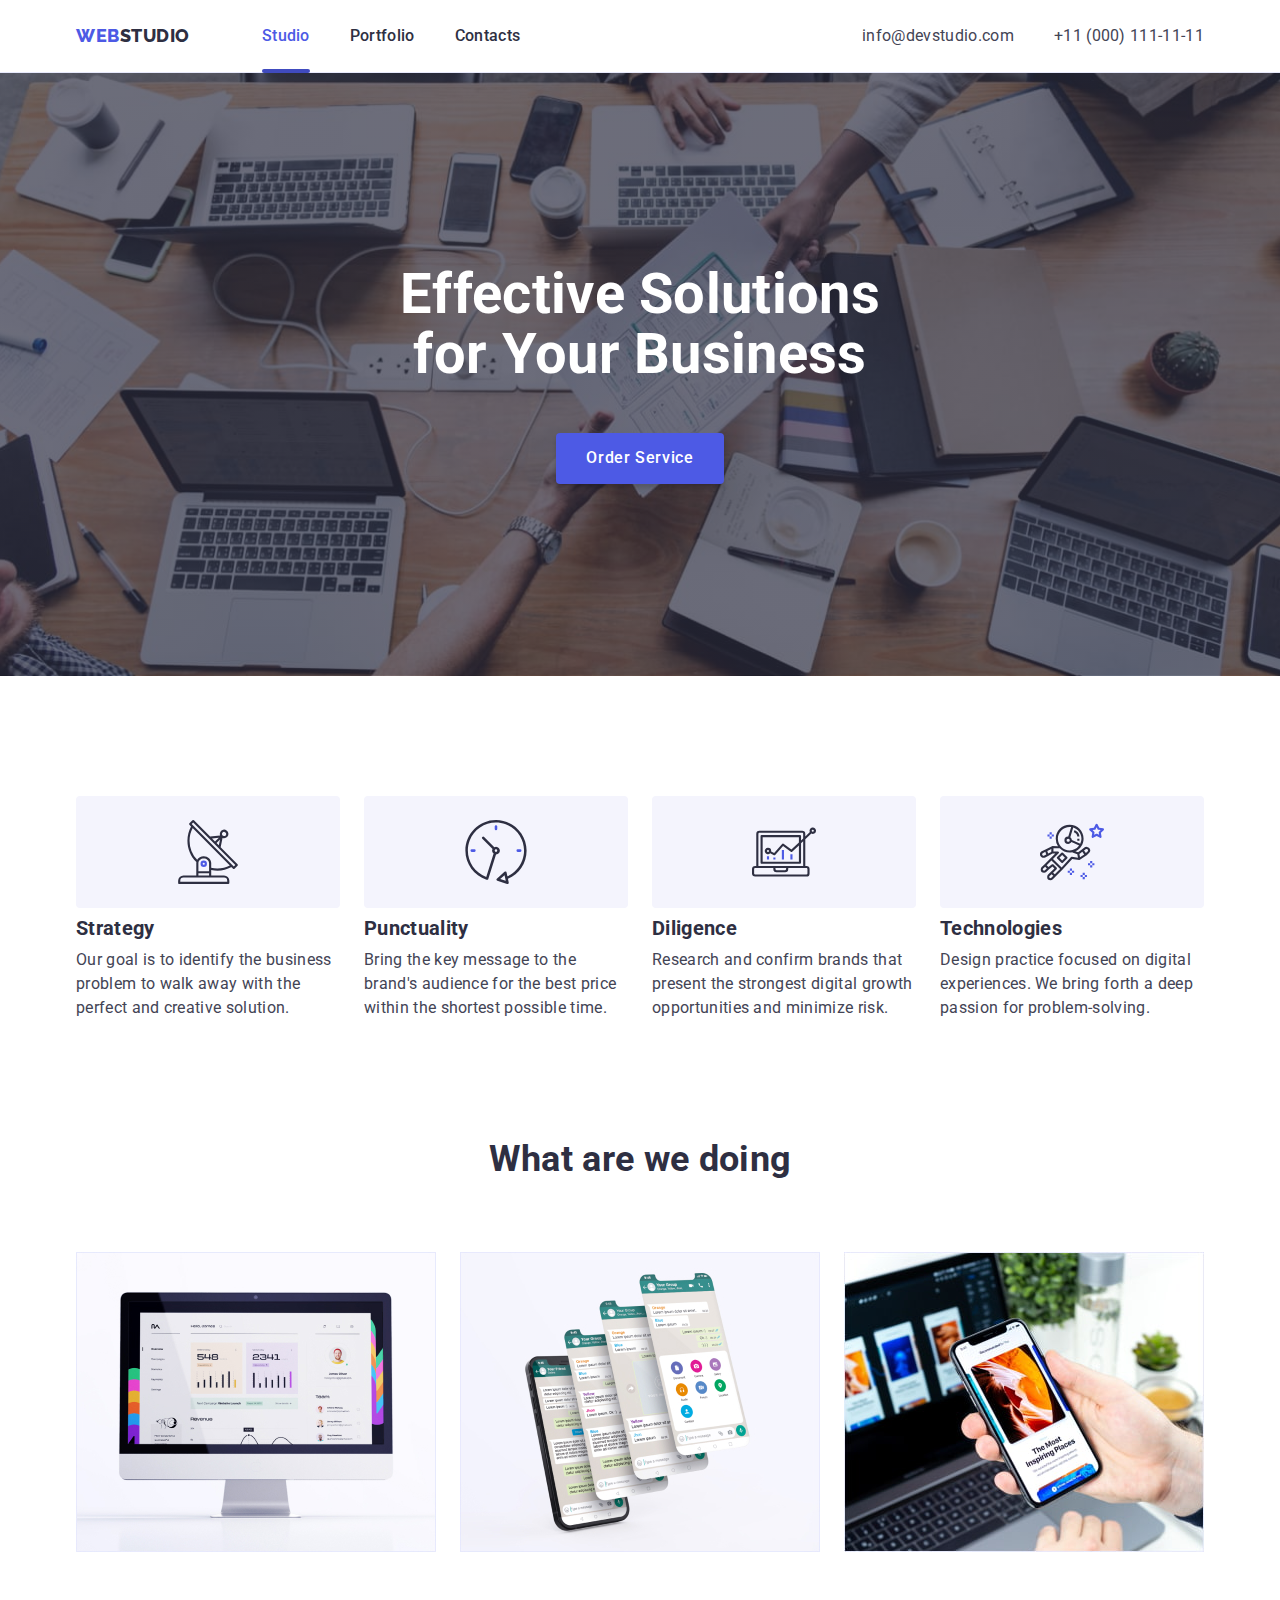
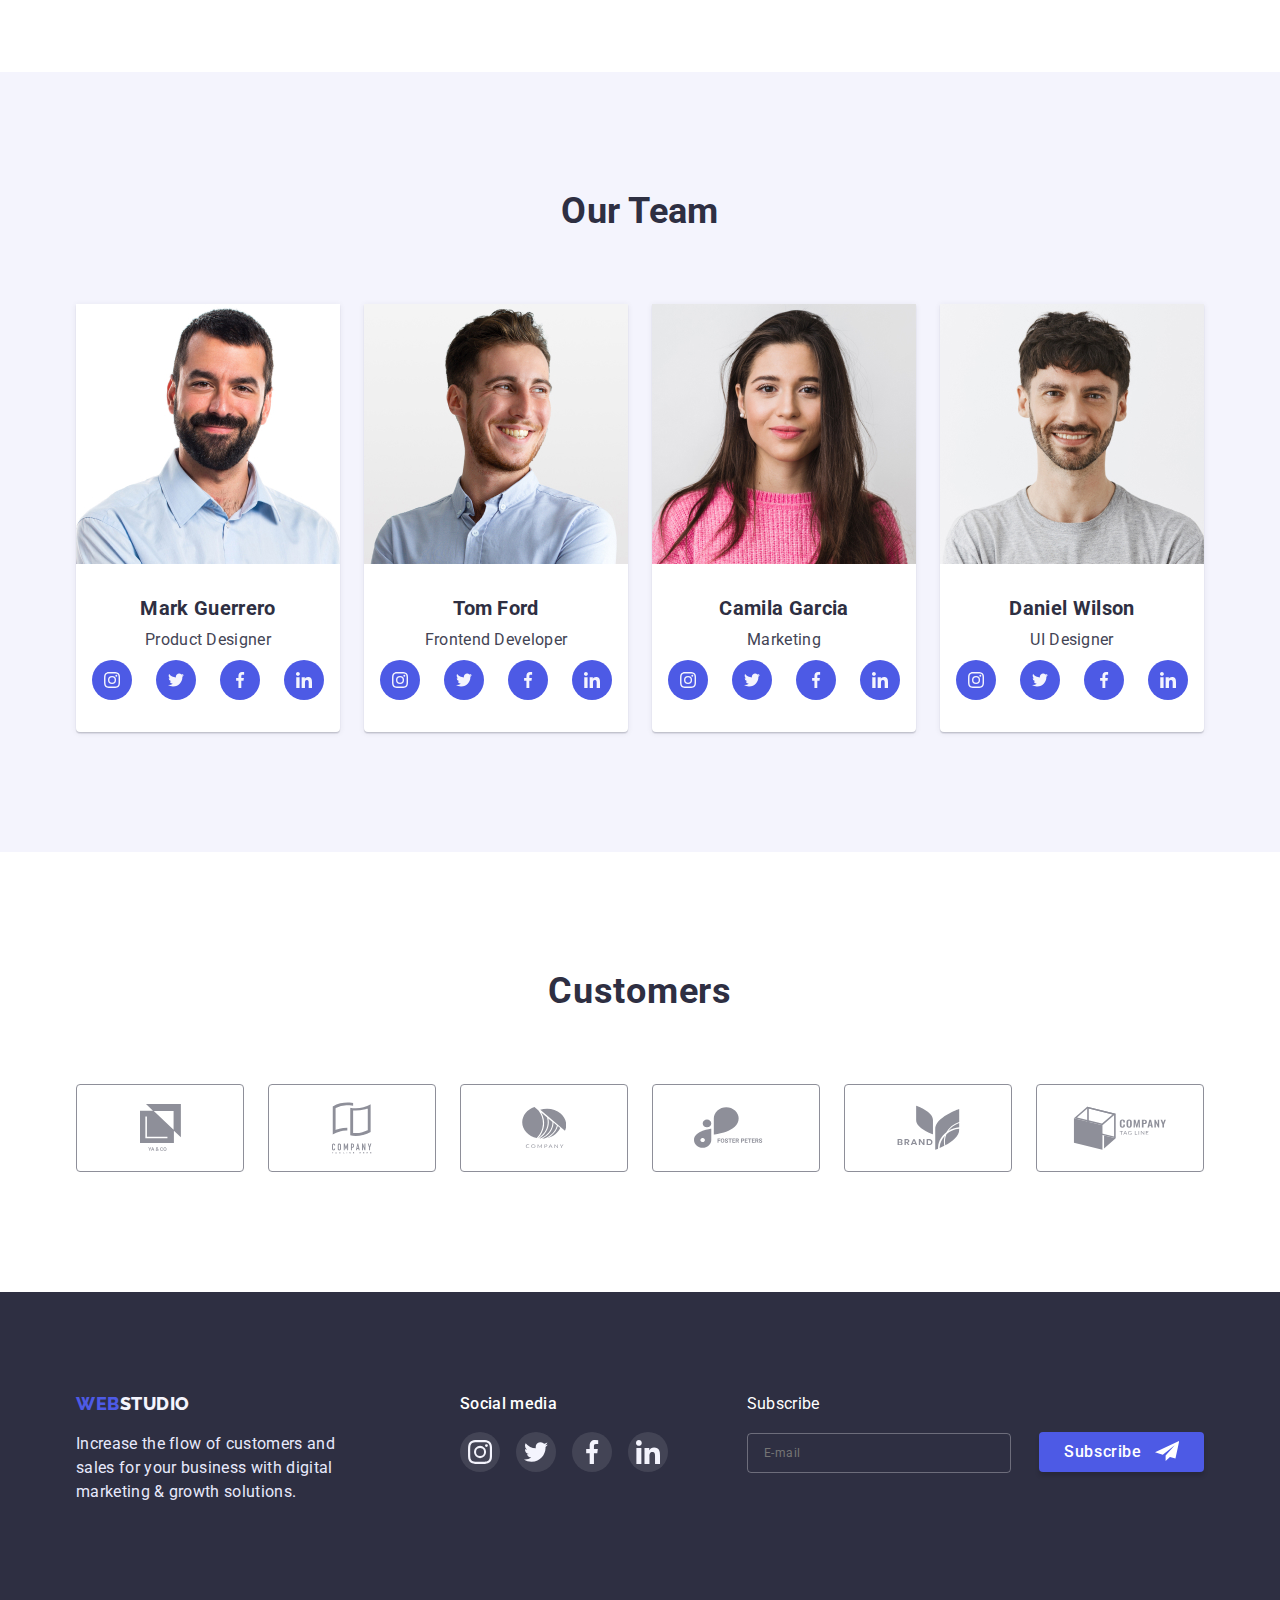
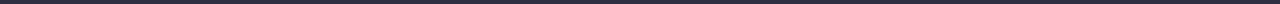
<file: index.html>
<!DOCTYPE html>
<html lang="en">
  <head>
    <meta charset="UTF-8" />
    <meta http-equiv="X-UA-Compatible" content="IE=edge" />
    <meta name="viewport" content="width=device-width, initial-scale=1.0" />
    <link
      rel="stylesheet"
      href="https://fonts.googleapis.com/css2?family=Raleway:wght@800&family=Roboto:wght@400;500;700&display=swap"
    />
    <link
      rel="stylesheet"
      href="https://cdnjs.cloudflare.com/ajax/libs/modern-normalize/1.1.0/modern-normalize.min.css"
    />
    <title>Web-Studio</title>
    <link rel="stylesheet" href="./style/style.css" />
  </head>
  <body>
    <!-- Шапка сайта-->
    <header class="header">
      <div class="container">
        <nav class="header-nav">
          <a class="logo-studio-header logo" href=""
            ><span class="logo-web">WEB</span>STUDIO</a
          >

          <ul class="navigation">
            <li class="navigation-item">
              <a class="nav-link current" href="./index.html">Studio</a>
            </li>
            <li class="navigation-item">
              <a class="nav-link" href="./portfolio.html">Portfolio</a>
            </li>
            <li class="navigation-item">
              <a class="nav-link" href="">Contacts</a>
            </li>
          </ul>
        </nav>

        <ul class="contact">
          <li>
            <a class="link-contact" href="mailto:info@devstudio.com"
              >info@devstudio.com</a
            >
          </li>
          <li>
            <a class="link-contact" href="tel:+110001111111"
              >+11 (000) 111-11-11</a
            >
          </li>
        </ul>
      </div>
    </header>
    <main>
      <!-- Герой-->
      <section class="hero">
        <div class="container hero-container">
          <h1 class="hero-title">Effective Solutions for Your Business</h1>
          <button class="hero-button" type="button" data-modal-open>
            Order Service
          </button>
        </div>
      </section>

      <!-- О нас -->
      <section class="about">
        <div class="container">
          <h2 class="visually-hidden">About company</h2>
          <ul class="about-list">
            <li class="about-item">
              <div class="about-icon">
                <svg class="icon-antenna" width="64" height="64">
                  <use href="./images/icon/sprite.svg#icon-antenna"></use>
                </svg>
              </div>
              <h3 class="about-title">Strategy</h3>
              <p class="about-text">
                Our goal is to identify the business problem to walk away with
                the perfect and creative solution.
              </p>
            </li>
            <li class="about-item">
              <div class="about-icon">
                <svg class="icon-clock" width="64" height="64">
                  <use href="./images/icon/sprite.svg#icon-clock"></use>
                </svg>
              </div>
              <h3 class="about-title">Punctuality</h3>
              <p class="about-text">
                Bring the key message to the brand's audience for the best price
                within the shortest possible time.
              </p>
            </li>
            <li class="about-item">
              <div class="about-icon">
                <svg class="icon-diagram" width="64" height="64">
                  <use href="./images/icon/sprite.svg#icon-diagram"></use>
                </svg>
              </div>
              <h3 class="about-title">Diligence</h3>
              <p class="about-text">
                Research and confirm brands that present the strongest digital
                growth opportunities and minimize risk.
              </p>
            </li>
            <li class="about-item">
              <div class="about-icon">
                <svg class="icon-astronaut" width="64" height="64">
                  <use href="./images/icon/sprite.svg#icon-astronaut"></use>
                </svg>
              </div>
              <h3 class="about-title">Technologies</h3>
              <p class="about-text">
                Design practice focused on digital experiences. We bring forth a
                deep passion for problem-solving.
              </p>
            </li>
          </ul>
        </div>
      </section>

      <!-- Що ми робимо -->
      <section class="benefits">
        <div class="container">
          <h2 class="benefits-title">What are we doing</h2>
          <ul class="benefits-list">
            <li class="benefits-item">
              <img
                class="benefits-img"
                src="./images/img.jpg"
                alt="photo1"
                width="360"
                height="300"
              />
            </li>
            <li class="benefits-item">
              <img
                class="benefits-img"
                src="./images/img2.jpg"
                alt="photo2"
                width="360"
                height="300"
              />
            </li>
            <li class="benefits-item">
              <img
                class="benefits-img"
                src="./images/img3.jpg"
                alt="photo3"
                width="360"
                height="300"
              />
            </li>
          </ul>
        </div>
      </section>

      <!-- Наша команда-->
      <section class="team">
        <div class="container">
          <h2 class="team-title">Our Team</h2>
          <ul class="team-list">
            <li class="team-item">
              <img
                class="team-img"
                src="./images/mark.jpg"
                alt="photo Mark"
                width="264"
                height="260"
              />
              <h3 class="team-subtitle">Mark Guerrero</h3>
              <p class="team-desk">Product Designer</p>

              <div class="icon-div-team">
                <a href="" class="item-link-icon">
                  <svg class="icon-team">
                    <use href="./images/icon/sprite.svg#icon-inst"></use>
                  </svg>
                </a>
                <a href="" class="item-link-icon">
                  <svg class="icon-team">
                    <use href="./images/icon/sprite.svg#icon-twit"></use>
                  </svg>
                </a>
                <a href="" class="item-link-icon">
                  <svg class="icon-team">
                    <use href="./images/icon/sprite.svg#icon-face"></use>
                  </svg>
                </a>
                <a href="" class="item-link-icon">
                  <svg class="icon-team">
                    <use href="./images/icon/sprite.svg#icon-link"></use>
                  </svg>
                </a>
              </div>
            </li>
            <li class="team-item">
              <img
                class="team-img"
                src="./images/tom.jpg"
                alt="photo Tom"
                width="264"
                height="260"
              />
              <h3 class="team-subtitle">Tom Ford</h3>
              <p class="team-desk">Frontend Developer</p>
              <div class="icon-div-team">
                <a href="" class="item-link-icon">
                  <svg class="icon-team">
                    <use href="./images/icon/sprite.svg#icon-inst"></use>
                  </svg>
                </a>
                <a href="" class="item-link-icon">
                  <svg class="icon-team">
                    <use href="./images/icon/sprite.svg#icon-twit"></use>
                  </svg>
                </a>
                <a href="" class="item-link-icon">
                  <svg class="icon-team">
                    <use href="./images/icon/sprite.svg#icon-face"></use>
                  </svg>
                </a>
                <a href="" class="item-link-icon">
                  <svg class="icon-team">
                    <use href="./images/icon/sprite.svg#icon-link"></use>
                  </svg>
                </a>
              </div>
            </li>
            <li class="team-item">
              <img
                class="team-img"
                src="./images/camila.jpg"
                alt="photo Camila"
                width="264"
                height="260"
              />
              <h3 class="team-subtitle">Camila Garcia</h3>
              <p class="team-desk">Marketing</p>
              <div class="icon-div-team">
                <a href="" class="item-link-icon">
                  <svg class="icon-team">
                    <use href="./images/icon/sprite.svg#icon-inst"></use>
                  </svg>
                </a>
                <a href="" class="item-link-icon">
                  <svg class="icon-team">
                    <use href="./images/icon/sprite.svg#icon-twit"></use>
                  </svg>
                </a>
                <a href="" class="item-link-icon">
                  <svg class="icon-team">
                    <use href="./images/icon/sprite.svg#icon-face"></use>
                  </svg>
                </a>
                <a href="" class="item-link-icon">
                  <svg class="icon-team">
                    <use href="./images/icon/sprite.svg#icon-link"></use>
                  </svg>
                </a>
              </div>
            </li>
            <li class="team-item">
              <img
                class="team-img"
                src="./images/daniel.jpg"
                alt="photo Daniel"
                width="264"
                height="260"
              />
              <h3 class="team-subtitle">Daniel Wilson</h3>
              <p class="team-desk">UI Designer</p>
              <div class="icon-div-team">
                <a href="" class="item-link-icon">
                  <svg class="icon-team">
                    <use href="./images/icon/sprite.svg#icon-inst"></use>
                  </svg>
                </a>
                <a href="" class="item-link-icon">
                  <svg class="icon-team">
                    <use href="./images/icon/sprite.svg#icon-twit"></use>
                  </svg>
                </a>
                <a href="" class="item-link-icon">
                  <svg class="icon-team">
                    <use href="./images/icon/sprite.svg#icon-face"></use>
                  </svg>
                </a>
                <a href="" class="item-link-icon">
                  <svg class="icon-team">
                    <use href="./images/icon/sprite.svg#icon-link"></use>
                  </svg>
                </a>
              </div>
            </li>
          </ul>
        </div>
      </section>

      <section class="cust">
        <div class="container">
          <h2 class="cust-title">Customers</h2>
          <ul class="cust-list">
            <li class="cust-item">
              <a href="" class="cust-link">
                <svg class="cust-icon" width="41px" height="46.97">
                  <use href="./images/icon/sprite.svg#icon-cust-logo1"></use>
                </svg>
              </a>
            </li>
            <li class="cust-item">
              <a href="" class="cust-link">
                <svg class="cust-icon" width="40" height="52">
                  <use href="./images/icon/sprite.svg#icon-cust-logo2"></use>
                </svg>
              </a>
            </li>
            <li class="cust-item">
              <a href="" class="cust-link">
                <svg class="cust-icon" width="44" height="41">
                  <use href="./images/icon/sprite.svg#icon-cust-logo3"></use>
                </svg>
              </a>
            </li>
            <li class="cust-item">
              <a href="" class="cust-link">
                <svg class="cust-icon" width="84" height="41">
                  <use href="./images/icon/sprite.svg#icon-cust-logo4"></use>
                </svg>
              </a>
            </li>
            <li class="cust-item">
              <a href="" class="cust-link">
                <svg class="cust-icon" width="63" height="45">
                  <use href="./images/icon/sprite.svg#icon-cust-logo5"></use>
                </svg>
              </a>
            </li>
            <li class="cust-item">
              <a href="" class="cust-link">
                <svg class="cust-icon" width="94" height="44">
                  <use href="./images/icon/sprite.svg#icon-cust-logo6"></use>
                </svg>
              </a>
            </li>
          </ul>
        </div>
      </section>
    </main>

    <!-- Підвал сайту -->
    <footer class="footer">
      <div class="container footer-div">
        <div class="footer-div1">
          <a class="logo-studio-footer logo" href=""
            ><span class="logo-web logo-footer">WEB</span>STUDIO</a
          >
          <p class="footer-text">
            Increase the flow of customers and sales for your business with
            digital marketing & growth solutions.
          </p>
        </div>

        <div class="footer-div2">
          <h2 class="footer-title">Social media</h2>
          <ul class="footer-list">
            <li class="footer-item">
              <a href="" class="footer-item-link">
                <svg class="footer-item-icon" width="24" height="24">
                  <use href="./images/icon/sprite.svg#icon-inst"></use>
                </svg>
              </a>
            </li>
            <li class="footer-item">
              <a href="" class="footer-item-link">
                <svg class="footer-item-icon" width="24" height="24">
                  <use href="./images/icon/sprite.svg#icon-twit"></use>
                </svg>
              </a>
            </li>
            <li class="footer-item">
              <a href="" class="footer-item-link">
                <svg class="footer-item-icon" width="24" height="24">
                  <use href="./images/icon/sprite.svg#icon-face"></use>
                </svg>
              </a>
            </li>
            <li class="footer-item">
              <a href="" class="footer-item-link">
                <svg class="footer-item-icon" width="24" height="24">
                  <use href="./images/icon/sprite.svg#icon-link"></use>
                </svg>
              </a>
            </li>
          </ul>
        </div>

        <div class="footer-div3">
          <p class="footer-title-form">Subscribe</p>
          <form class="footer-form">
            <input
              name="email"
              type="email"
              placeholder="E-mail"
              class="input-footer"
            />
            <button type="submit" class="footer-form-btn">
              Subscribe
              <svg class="footer-icon-send" width="24" height="24">
                <use href="./images/icon/sprite.svg#icon-send"></use>
              </svg>
            </button>
          </form>
        </div>
      </div>
    </footer>

    <!---------MODAL------>
    <div class="backdrop is-hidden" data-modal>
      <div class="modal">
        <button class="modal-close" type="button" data-modal-close>
          <svg class="modal-close-icon" width="8" height="8">
            <use href="./images/icon/sprite.svg#icon-modal-close"></use>
          </svg>
        </button>

        <p class="modal-title">Leave your contacts and we will call you back</p>

        <form class="modal-form">
          <ul class="modal-list">
            <li class="modal-item">
              <label for="name" class="title-option">Name</label>
              <div class="modal-item-icon">
                <input
                  name="name"
                  type="text"
                  id="name"
                  class="modal-option modal-input"
                />
                <svg class="modal-icon" width="18" height="24">
                  <use href="./images/icon/sprite.svg#icon-person"></use>
                </svg>
              </div>
            </li>

            <li class="modal-item">
              <label for="phone" class="title-option">Phone</label>
              <div class="modal-item-icon">
                <input
                  type="tel"
                  name="phone"
                  id="phone"
                  class="modal-option modal-input"
                />
                <svg class="modal-icon" width="18" height="24">
                  <use href="./images/icon/sprite.svg#icon-phone"></use>
                </svg>
              </div>
            </li>

            <li class="modal-item">
              <label for="email" class="title-option">Email</label>
              <div class="modal-item-icon">
                <input
                  type="email"
                  name="email"
                  id="email"
                  class="modal-option modal-input"
                />
                <svg class="modal-icon" width="18" height="24">
                  <use href="./images/icon/sprite.svg#icon-email"></use>
                </svg>
              </div>
            </li>

            <li class="modal-item">
              <label for="comment" class="title-option">Comment</label>
              <textarea
                name="comment"
                id="comment"
                placeholder="Text input"
                class="modal-option modal-textarea"
              ></textarea>
            </li>
          </ul>

          <div class="checkbox-div">
            <label class="checkbox-text">
              <input
                type="checkbox"
                class="visually-hidden modal-checkbox"
                value="agree"
              />
              <span class="checked-icon">
                <svg class="icon-agree" width="16" height="16">
                  <use href="./images/icon/sprite.svg#icon-agree"></use>
                </svg> </span
              >I accept the terms and conditions of the&nbsp
              <a href="" class="checked-link">Privacy Policy</a>
            </label>
          </div>

          <button type="submit" class="modal-btn">Send</button>
        </form>
      </div>
    </div>
    <script src="./modal/modal.js"></script>
  </body>
</html>
</file>
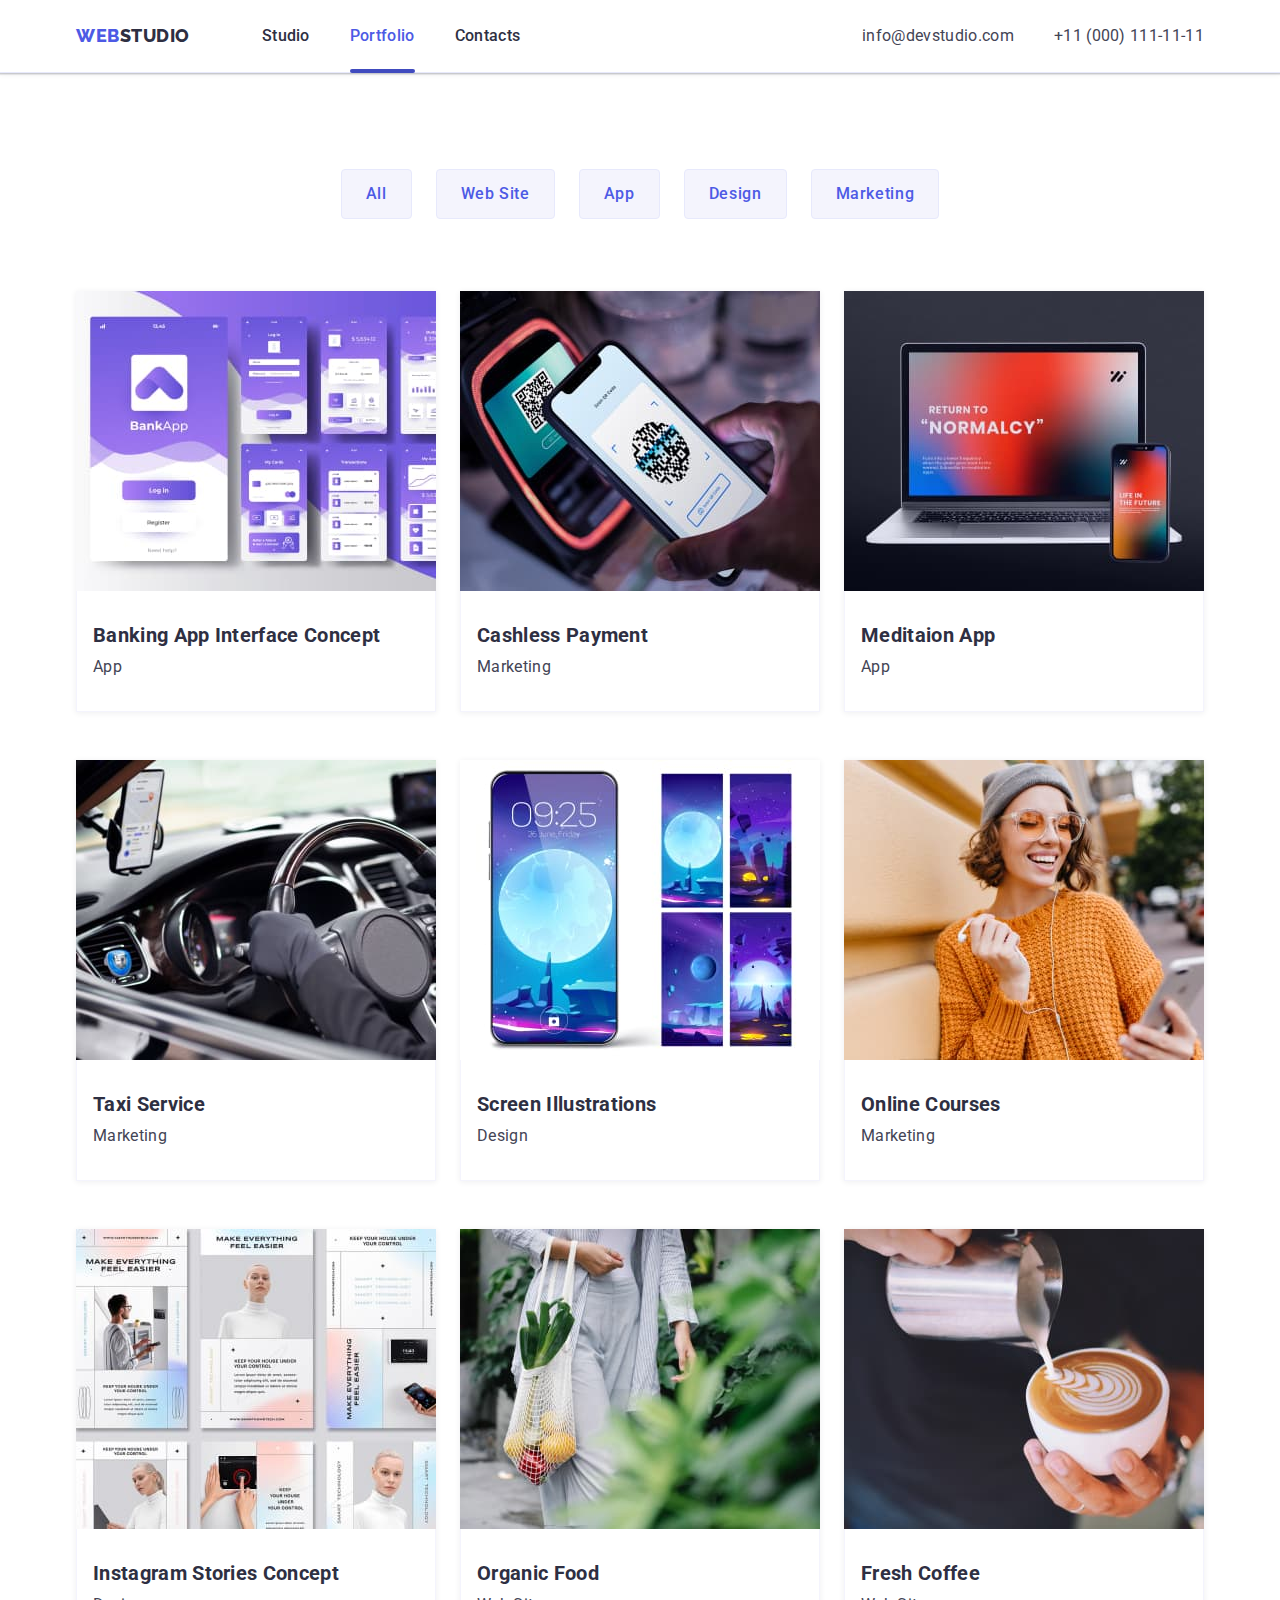
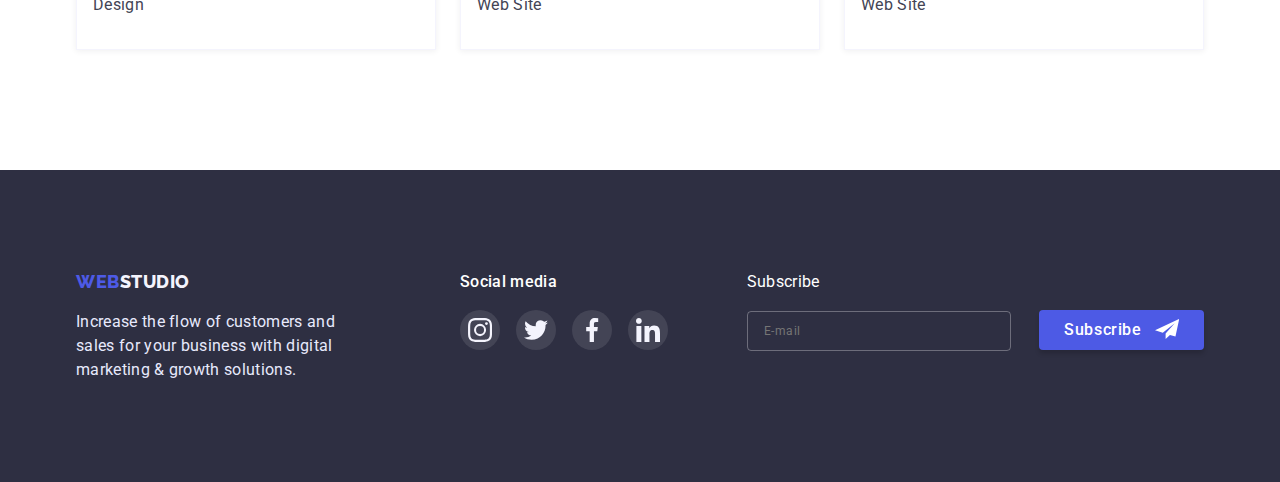
<file: portfolio.html>
<!DOCTYPE html>
<html lang="en">
  <head>
    <meta charset="UTF-8" />
    <meta http-equiv="X-UA-Compatible" content="IE=edge" />
    <meta name="viewport" content="width=device-width, initial-scale=1.0" />
    <title>Web-Studio</title>
    <link
      href="https://fonts.googleapis.com/css2?family=Raleway:wght@800&family=Roboto:wght@400;500;700&display=swap"
      rel="stylesheet"
    />
    <link
      rel="stylesheet"
      href="https://cdnjs.cloudflare.com/ajax/libs/modern-normalize/1.1.0/modern-normalize.min.css"
    />
    <link rel="stylesheet" href="./style/style.css" />
  </head>
  <body>
    <!-- Шапка сайта-->
    <header class="header">
      <div class="container">
        <nav class="header-nav">
          <a class="logo-studio-header logo" href=""
            ><span class="logo-web">WEB</span>STUDIO</a
          >

          <ul class="navigation">
            <li class="navigation-item">
              <a class="nav-link" href="./index.html">Studio</a>
            </li>
            <li class="navigation-item">
              <a class="nav-link current" href="./portfolio.html">Portfolio</a>
            </li>
            <li class="navigation-item">
              <a class="nav-link" href="">Contacts</a>
            </li>
          </ul>
        </nav>

        <ul class="contact">
          <li>
            <a class="link-contact" href="mailto:info@devstudio.com"
              >info@devstudio.com</a
            >
          </li>
          <li>
            <a class="link-contact" href="tel:+110001111111"
              >+11 (000) 111-11-11</a
            >
          </li>
        </ul>
      </div>
    </header>

    <main>
      <!-- Меню -->
      <section class="menu">
        <div class="container">
          <ul class="filter">
            <li>
              <button class="filter-button" type="button">All</button>
            </li>
            <li>
              <button class="filter-button" type="button">Web Site</button>
            </li>
            <li><button class="filter-button" type="button">App</button></li>
            <li><button class="filter-button" type="button">Design</button></li>
            <li>
              <button class="filter-button" type="button">Marketing</button>
            </li>
          </ul>
          <!-- Картки -->
          <h1 class="visually-hidden">Projekt card</h1>
          <ul class="card">
            <li class="card-item">
              <a class="card-link" href="">
                <div class="card-hidden">
                  <img
                    class="card-img"
                    src="./images/1.jpg"
                    alt="image for exemple"
                    height="300"
                    width="360"
                  />
                  <p class="card-secondary-text">
                    14 Stylish and User-Friendly App Design Concepts · Task
                    Manager App · Calorie Tracker App · Exotic Fruit Ecommerce
                    App · Cloud Storage App
                  </p>
                </div>
                <div class="card-div">
                  <h2 class="card-title">Banking App Interface Concept</h2>
                  <p class="card-text">App</p>
                </div>
              </a>
            </li>

            <li class="card-item">
              <a class="card-link" href="">
                <div class="card-hidden">
                  <img
                    class="card-img"
                    src="./images/2.jpg"
                    alt="image for exemple"
                    height="300"
                    width="360"
                  />
                  <p class="card-secondary-text">
                    14 Stylish and User-Friendly App Design Concepts · Task
                    Manager App · Calorie Tracker App · Exotic Fruit Ecommerce
                    App · Cloud Storage App
                  </p>
                </div>
                <div class="card-div">
                  <h2 class="card-title">Cashless Payment</h2>
                  <p class="card-text">Marketing</p>
                </div>
              </a>
            </li>

            <li class="card-item">
              <a class="card-link" href="">
                <div class="card-hidden">
                  <img
                    class="card-img"
                    src="./images/3.jpg"
                    alt="image for exemple"
                    height="300"
                    width="360"
                  />
                  <p class="card-secondary-text">
                    14 Stylish and User-Friendly App Design Concepts · Task
                    Manager App · Calorie Tracker App · Exotic Fruit Ecommerce
                    App · Cloud Storage App
                  </p>
                </div>
                <div class="card-div">
                  <h2 class="card-title">Meditaion App</h2>
                  <p class="card-text">App</p>
                </div>
              </a>
            </li>

            <li class="card-item">
              <a class="card-link" href="">
                <div class="card-hidden">
                  <img
                    class="card-img"
                    src="./images/4.jpg"
                    alt="image for exemple"
                    height="300"
                    width="360"
                  />
                  <p class="card-secondary-text">
                    14 Stylish and User-Friendly App Design Concepts · Task
                    Manager App · Calorie Tracker App · Exotic Fruit Ecommerce
                    App · Cloud Storage App
                  </p>
                </div>
                <div class="card-div">
                  <h2 class="card-title">Taxi Service</h2>
                  <p class="card-text">Marketing</p>
                </div>
              </a>
            </li>

            <li class="card-item">
              <a class="card-link" href="">
                <div class="card-hidden">
                  <img
                    class="card-img"
                    src="./images/5.jpg"
                    alt="image for exemple"
                    height="300"
                    width="360"
                  />
                  <p class="card-secondary-text">
                    14 Stylish and User-Friendly App Design Concepts · Task
                    Manager App · Calorie Tracker App · Exotic Fruit Ecommerce
                    App · Cloud Storage App
                  </p>
                </div>
                <div class="card-div">
                  <h2 class="card-title">Screen Illustrations</h2>
                  <p class="card-text">Design</p>
                </div>
              </a>
            </li>

            <li class="card-item">
              <a class="card-link" href="">
                <div class="card-hidden">
                  <img
                    class="card-img"
                    src="./images/6.jpg"
                    alt="image for exemple"
                    height="300"
                    width="360"
                  />
                  <p class="card-secondary-text">
                    14 Stylish and User-Friendly App Design Concepts · Task
                    Manager App · Calorie Tracker App · Exotic Fruit Ecommerce
                    App · Cloud Storage App
                  </p>
                </div>
                <div class="card-div">
                  <h2 class="card-title">Online Courses</h2>
                  <p class="card-text">Marketing</p>
                </div>
              </a>
            </li>

            <li class="card-item">
              <a class="card-link" href="">
                <div class="card-hidden">
                  <img
                    class="card-img"
                    src="./images/7.jpg"
                    alt="image for exemple"
                    height="300"
                    width="360"
                  />
                  <p class="card-secondary-text">
                    14 Stylish and User-Friendly App Design Concepts · Task
                    Manager App · Calorie Tracker App · Exotic Fruit Ecommerce
                    App · Cloud Storage App
                  </p>
                </div>
                <div class="card-div">
                  <h2 class="card-title">Instagram Stories Concept</h2>
                  <p class="card-text">Design</p>
                </div>
              </a>
            </li>

            <li class="card-item">
              <a class="card-link" href="">
                <div class="card-hidden">
                  <img
                    class="card-img"
                    src="./images/8.jpg"
                    alt="image for exemple"
                    height="300"
                    width="360"
                  />
                  <p class="card-secondary-text">
                    14 Stylish and User-Friendly App Design Concepts · Task
                    Manager App · Calorie Tracker App · Exotic Fruit Ecommerce
                    App · Cloud Storage App
                  </p>
                </div>
                <div class="card-div">
                  <h2 class="card-title">Organic Food</h2>
                  <p class="card-text">Web Site</p>
                </div>
              </a>
            </li>

            <li class="card-item">
              <a class="card-link" href="">
                <div class="card-hidden">
                  <img
                    class="card-img"
                    src="./images/9.jpg"
                    alt="image for exemple"
                    height="300"
                    width="360"
                  />
                  <p class="card-secondary-text">
                    14 Stylish and User-Friendly App Design Concepts · Task
                    Manager App · Calorie Tracker App · Exotic Fruit Ecommerce
                    App · Cloud Storage App
                  </p>
                </div>
                <div class="card-div">
                  <h2 class="card-title">Fresh Coffee</h2>
                  <p class="card-text">Web Site</p>
                </div>
              </a>
            </li>
          </ul>
        </div>
      </section>
    </main>

    <!-- Підвал сайту -->
    <footer class="footer">
      <div class="container footer-div">
        <div class="footer-div1">
          <a class="logo-studio-footer logo" href=""
            ><span class="logo-web">WEB</span>STUDIO</a
          >
          <p class="footer-text">
            Increase the flow of customers and sales for your business with
            digital marketing & growth solutions.
          </p>
        </div>

        <div class="footer-div2">
          <h2 class="footer-title">Social media</h2>
          <ul class="footer-list">
            <li class="footer-item">
              <a href="" class="footer-item-link">
                <svg class="footer-item-icon" width="24" height="24">
                  <use href="./images/icon/sprite.svg#icon-inst"></use>
                </svg>
              </a>
            </li>
            <li class="footer-item">
              <a href="" class="footer-item-link">
                <svg class="footer-item-icon" width="24" height="24">
                  <use href="./images/icon/sprite.svg#icon-twit"></use>
                </svg>
              </a>
            </li>
            <li class="footer-item">
              <a href="" class="footer-item-link">
                <svg class="footer-item-icon" width="24" height="24">
                  <use href="./images/icon/sprite.svg#icon-face"></use>
                </svg>
              </a>
            </li>
            <li class="footer-item">
              <a href="" class="footer-item-link">
                <svg class="footer-item-icon" width="24" height="24">
                  <use href="./images/icon/sprite.svg#icon-link"></use>
                </svg>
              </a>
            </li>
          </ul>
        </div>

        <div class="footer-div3">
          <p class="footer-title-form">Subscribe</p>
          <form class="footer-form">
            <input
              name="email"
              type="email"
              placeholder="E-mail"
              class="input-footer"
            />
            <button type="submit" class="footer-form-btn">
              Subscribe
              <svg class="footer-icon-send" width="24" height="24">
                <use href="./images/icon/sprite.svg#icon-send"></use>
              </svg>
            </button>
          </form>
        </div>
      </div>
    </footer>
  </body>
</html>
</file>
<file: style/style.css>
:root {
  --title-text-color: #2e2f42;
  --primary-text-color: #434455;
  --secondary-text-color: #ffffff;
  --footer-text-color: #e7e9fc;
  --exception-color: #f4f4fd;
  --accent-color: #4d5ae5;
  --accent-hover-color: #404bbf;
}

/* Незмінні частини сторінок та основні властивості */

.container {
  width: 1158px;
  padding-left: 15px;
  padding-right: 15px;
  margin: 0 auto;
  /* outline: 2px solid red; */
}

body {
  color: var(--title-text-color);
  background-color: var(--secondary-text-color);
  font-family: Roboto, sans-serif;
  font-weight: 400;
  letter-spacing: 0.02em;
}

.header {
  background-color: var(--secondary-text-color);
  border-bottom: 1px solid #e7e9fc;
  box-shadow: 0px 2px 1px rgba(46, 47, 66, 0.08),
    0px 1px 1px rgba(46, 47, 66, 0.16), 0px 1px 6px rgba(46, 47, 66, 0.08);
}

ul,
ol {
  list-style: none;
  margin: 0;
  padding-left: 0;
}

img {
  display: block;
}

p,
h1,
h2,
h3,
h4,
h5,
h6 {
  margin: 0;
}

a {
  text-decoration: none;
}
.visually-hidden {
  position: absolute;
  white-space: nowrap;
  width: 1px;
  height: 1px;
  overflow: hidden;
  border: 0;
  padding: 0;
  clip: rect(0 0 0 0);
  clip-path: inset(50%);
  margin: -1px;
}

/* Logo */

.logo {
  font-family: "Raleway";
  font-weight: 800;
  font-size: 18px;
  line-height: 1.33;
  letter-spacing: 0.03em;
  text-decoration: none;

  margin-right: 72px;
  display: block;
}

.logo-web {
  color: var(--accent-color);
}

.logo-studio-header {
  color: var(--title-text-color);
}

.logo-studio-footer {
  color: var(--exception-color);
  margin-right: 0;
}

/* Nav */

.header > .container {
  display: flex;
}

.header-nav {
  display: flex;
  align-items: center;
}

.navigation {
  display: flex;
  gap: 40px;
  align-items: center;
}

.navigation-item {
  position: relative;
}

.nav-link {
  padding-top: 24px;
  padding-bottom: 24px;
  display: block;

  text-decoration: none;
  color: var(--title-text-color);
  font-weight: 500;
  font-size: 16px;
  line-height: 1.5;

  transition-property: color;
  transition-duration: 250ms;
  transition-timing-function: cubic-bezier(0.4, 0, 0.2, 1);
}

.nav-link:hover,
.nav-link:focus {
  color: var(--accent-color);
}

.nav-link.current {
  color: var(--accent-color);
}

.nav-link.current::after {
  position: absolute;
  content: "";
  border-radius: 2px;

  display: block;
  min-width: 100%;
  height: 4px;
  bottom: -1px;
  left: 0;

  background-color: var(--accent-hover-color);
}

.contact {
  display: flex;
  margin-left: auto;
  align-items: center;
  gap: 40px;
}

.link-contact {
  text-decoration: none;
  color: var(--primary-text-color);
  font-size: 16px;
  line-height: 1.5;

  transition-property: color;
  transition-duration: 250ms;
  transition-timing-function: cubic-bezier(0.4, 0, 0.2, 1);
}

.link-contact:hover,
.link-contact:focus {
  color: var(--accent-color);
}

/* --------------------------------Footer-------------------- */
.footer {
  display: flex;

  background-color: var(--title-text-color);

  padding-top: 100px;
  padding-bottom: 100px;
}

.footer-div {
  display: flex;
  align-items: start;
}

.footer > .logo {
  margin-bottom: 16px;
}

.footer-text {
  color: var(--footer-text-color);
  font-size: 16px;
  line-height: 1.5;

  max-width: 264px;
  margin-top: 16px;
}

.footer-title {
  font-weight: 500;
  font-size: 16px;
  line-height: 1.5;
  letter-spacing: 0.02em;
  color: var(--secondary-text-color);

  margin-bottom: 16px;
}

.footer-title {
  color: var(--secondary-text-color);
  font-weight: 500;
  font-size: 16px;
  line-height: 1.5;
  letter-spacing: 0.02em;
}

.footer-div3 {
  margin-left: auto;
}

.footer-title-form {
  margin-bottom: 16px;

  font-size: 16px;
  line-height: 1.5;
  letter-spacing: 0.02em;
  color: #ffffff;
}

.input-footer {
  border: 1px solid rgba(255, 255, 255, 0.3);
  border-radius: 4px;
  background-color: transparent;
  outline: none;

  width: 264px;
  height: 40px;

  font-weight: 400;
  font-size: 12px;
  line-height: 2;
  letter-spacing: 0.04em;

  color: rgba(255, 255, 255, 0.6);

  padding-left: 16px;
}

.footer-form-btn {
  position: relative;

  width: 165px;
  height: 40px;
  padding: 0;
  cursor: pointer;
  font-weight: 500;

  background: #4d5ae5;
  border-radius: 4px;
  border: 1px solid transparent;
  box-shadow: 0px 4px 4px rgba(0, 0, 0, 0.15);

  font-size: 16px;
  line-height: 1.5;
  letter-spacing: 0.04em;

  color: #ffffff;

  margin-left: 24px;
  padding-left: 24px;
  text-align: start;

  transition-property: background-color;
  transition-timing-function: cubic-bezier(0.4, 0, 0.2, 1);
  transition-duration: 250ms;
}

.footer-form-btn:hover,
.footer-form-btn:focus {
  background-color: var(--accent-hover-color);
}

.footer-icon-send {
  position: absolute;
  bottom: 8px;
  right: 24px;
}

/* ---------------------FOOTER-ICON----------------- */

.footer-div {
  display: flex;
}

.footer-div1 {
  margin-right: 120px;
}

.footer-list {
  display: flex;
  gap: 16px;
}

.footer-item-link {
  display: flex;
  justify-content: center;
  align-items: center;

  width: 40px;
  height: 40px;

  border-radius: 50%;
  background: rgba(255, 255, 255, 0.1);

  transition-property: background-color;
  transition-duration: 250ms;
  transition-timing-function: cubic-bezier(0.4, 0, 0.2, 1);
}

.footer-item-link:hover,
.footer-item-link:focus {
  background-color: #31d0aa;
}

/* ------------------------MODAL---------------- */
.backdrop {
  position: fixed;
  top: 0;

  width: 100%;
  height: 100%;
  background: rgba(46, 47, 66, 0.4);

  transition: opacity 250ms cubic-bezier(0.4, 0, 0.2, 1),
    visibility 250ms cubic-bezier(0.4, 0, 0.2, 1);
}

.modal {
  position: absolute;
  transition: transform 250ms cubic-bezier(0.4, 0, 0.2, 1);
  transform: translate(-50%, -50%) scaleY(1);
  transform-origin: top;
  padding: 72px 24px 24px 24px;

  top: 50%;
  left: 50%;

  width: 408px;
  min-height: 584px;

  background-color: #fcfcfc;
  box-shadow: 0px 1px 1px rgba(0, 0, 0, 0.14), 0px 1px 3px rgba(0, 0, 0, 0.12),
    0px 2px 1px rgba(0, 0, 0, 0.2);
  border-radius: 4px;
}

.backdrop.is-hidden .modal {
  transform: translate(-50%, -50%) scaleY(0);

  transform-origin: bottom;
}

.modal-close {
  position: absolute;

  cursor: pointer;
  top: 24px;
  right: 24px;

  width: 24px;
  height: 24px;

  border: none;
  border-radius: 50%;

  border: 1px solid rgba(0, 0, 0, 0.1);

  transition-property: background-colore fill border-color;
  transition-duration: 250ms;
  transition-timing-function: cubic-bezier(0.4, 0, 0.2, 1);
}

.modal-close:hover,
.modal-close:focus {
  background-color: var(--accent-color);
  fill: #ffffff;
  border-color: transparent;
}

.is-hidden {
  opacity: 0;
  visibility: hidden;
  pointer-events: none;
}

.modal-title {
  margin-bottom: 16px;

  text-align: center;
  font-weight: 500;
  font-size: 16px;
  line-height: 1.5;
  letter-spacing: 0.02em;

  color: #2e2f42;
}

.modal-item {
  text-align: left;
  margin-bottom: 8px;
}

.modal-option {
  display: block;
  width: 100%;

  border: 1px solid rgba(33, 33, 33, 0.2);
  border-radius: 4px;

  background-color: transparent;
  padding: 0;

  font-size: 12px;

  transition-property: border-color;
  transition-duration: 250ms;
  transition-timing-function: cubic-bezier(0.4, 0, 0.2, 1);
}

.modal-option:hover,
.modal-option:focus {
  border-color: var(--accent-color);
}

.modal-input {
  height: 40px;
  outline: none;
  padding-left: 38px;
}

.title-option {
  font-size: 12px;
  line-height: 1.33;
  letter-spacing: 0.04em;
  color: #8e8f99;
}

.modal-textarea {
  /* font-size: 12px;
  line-height: 1.33;
  letter-spacing: 0.04em;
  color: rgba(117, 117, 117, 0.5); */

  height: 120px;
  resize: none;
  outline: none;

  font-size: 12px;
  padding-top: 8px;
  padding-left: 16px;
}

.modal-textarea::placeholder {
  font-size: 12px;
  line-height: 1.33;
  letter-spacing: 0.04em;
  color: rgba(117, 117, 117, 0.5);
}

.modal-btn {
  cursor: pointer;
  margin: 0 auto;
  display: block;

  font-family: Roboto, sans-serif;
  font-weight: 500;
  font-size: 16px;
  line-height: 1.5;
  letter-spacing: 0.04em;
  color: #ffffff;

  min-width: 169px;
  height: 56px;

  background: #4d5ae5;
  box-shadow: 0px 4px 4px rgba(0, 0, 0, 0.15);
  border-radius: 4px;
  border: 1px solid transparent;
  outline: none;

  transition-property: background-color;
  transition-duration: 250ms;
  transition-timing-function: cubic-bezier(0.4, 0, 0.2, 1);
}

.modal-btn:hover,
.modal-btn:focus {
  background-color: var(--accent-hover-color);
}

.checked-link {
  color: var(--accent-color);
  text-decoration-line: underline;
}
/* ------------MODAL IKON------------ */

.modal-item-icon {
  position: relative;
  margin-top: 4px;
}

.modal-icon {
  position: absolute;
  top: 8px;
  left: 16px;

  transition: fill 250ms cubic-bezier(0.4, 0, 0.2, 1);
  fill: var(--title-text-color);
}

.modal-input:hover + .modal-icon,
.modal-input:focus + .modal-icon {
  fill: var(--accent-hover-color);
}

/* .checkbox-text::before {
  content: "";
  display: block;
  width: 16px;
  height: 16px;
  border: 1.25px solid #2E2F42;
  border-radius: 2px;
} */

/* .checked-icon {
  display: flex;
  align-items: center;
  justify-content: center;

  width: 16px;
  height: 16px;
  border: 1.25px solid #2e2f42;
  border-radius: 2px;

  fill: transparent;
}

.modal-checkbox:checked + .checkbax-text + span {
  fill: var(--exception-color);
  background-color: var(--accent-color);
  border: none;
} */

.checkbox-div {
  margin-top: 16px;
  margin-bottom: 24px;
}

.checkbox-text {
  display: flex;

  font-weight: 400;
  font-size: 12px;
  line-height: 1.33;
  letter-spacing: 0.04em;

  color: #757575;
}

.checked-icon {
  width: 16px;
  height: 16px;
  border: 2px solid #000000;
  border-radius: 3px;

  display: flex;
  flex-wrap: wrap;
  align-items: center;
  justify-content: center;

  margin-right: 8px;

  fill: transparent;
}

.icon-agree {
  margin-top: 1px;
}

.modal-checkbox:checked + .checked-icon {
  background-color: var(--accent-color);
  border: none;
  fill: #f4f4fd;
}

/* PRIMARY PAGE */

/* ---------------------Hero---------------------- */

.hero {
  padding-top: 192px;
  padding-bottom: 192px;
  margin-left: auto;
  margin-right: auto;
  text-align: center;

  max-width: 1440px;

  background-color: var(--title-text-color);
  background-image: linear-gradient(
      rgba(46, 47, 66, 0.7),
      rgba(46, 47, 66, 0.7)
    ),
    url(../images/bcg-hero.jpg);
  background-repeat: no-repeat;
  background-position: center;
  background-size: cover;
}

.hero-title {
  color: var(--secondary-text-color);
  font-weight: 700;
  font-size: 56px;
  line-height: 1.07;
  text-align: center;

  width: 495px;

  margin: auto;
  margin-bottom: 48px;
}

.hero-button {
  background-color: var(--accent-color);
  box-shadow: 0px 4px 4px rgba(0, 0, 0, 0.15);
  border: 1px solid transparent;
  border-radius: 4px;
  min-width: 168px;
  height: 51px;

  color: var(--secondary-text-color);
  font-family: Roboto, sans-serif;
  font-weight: 500;
  font-size: 16px;
  line-height: 1.18;
  letter-spacing: 0.04em;
  align-items: center;
  text-align: center;

  cursor: pointer;

  transition-property: background-color;
  transition-duration: 250ms;
  transition-timing-function: cubic-bezier(0.4, 0, 0.2, 1);
}

.hero-button:hover,
.hero-button:focus {
  background-color: var(--accent-hover-color);
}

/* -------------------------------About Company----------------------------- */

.about {
  padding-top: 120px;
  padding-bottom: 120px;
}

.about-list {
  display: flex;
  gap: 24px;
}

.about-item {
  width: calc((100% - 72px) / 4);
}

.about-title {
  margin-bottom: 8px;

  color: var(--title-text-color);
  font-weight: 700;
  font-size: 20px;
  line-height: 1.2;
}

.about-text {
  color: var(--primary-text-color);
  font-size: 16px;
  line-height: 1.5;
}

/* ---------ABOUT-ICON------------- */

.about-icon {
  display: flex;
  justify-content: center;
  align-items: center;

  height: 112px;

  margin-bottom: 8px;
  border-radius: 4px;

  background-color: var(--exception-color);
}

/* .icon-antenna::before {
  background-color: var(--exception-color);
  background-image: url(../images/icon/antenna-icon.svg);

  border-radius: 4px;
  margin-bottom: 8px;

  content: "";
  display: block;

  background-position: center;
  background-repeat: no-repeat;
  background-size: 64px 64px;

  width: 264px;
  height: 112px;
}

.icon-clock::before {
  background-color: var(--exception-color);
  background-image: url(../images/icon/clock-icon.svg);

  border-radius: 4px;
  margin-bottom: 8px;

  content: "";
  display: block;

  background-position: center;
  background-repeat: no-repeat;
  background-size: 64px 64px;

  width: 264px;
  height: 112px;
}

.icon-diagram::before {
  background-color: var(--exception-color);
  background-image: url(../images/icon/diagram-icon.svg);

  border-radius: 4px;
  margin-bottom: 8px;

  content: "";
  display: block;

  background-position: center;
  background-repeat: no-repeat;
  background-size: 64px 64px;

  width: 264px;
  height: 112px;
}

.icon-astronaut::before {
  background-color: var(--exception-color);
  background-image: url(../images/icon/astronaut-icon.svg);

  border-radius: 4px;
  margin-bottom: 8px;

  content: "";
  display: block;

  background-position: center;
  background-repeat: no-repeat;
  background-size: 64px 64px;

  width: 264px;
  height: 112px;
} */

/* -----------------------What are we doing------------------------------------- */

.benefits {
  padding-bottom: 120px;
}

.benefits-list {
  display: flex;
  gap: 24px;
}

.benefits-item {
  width: calc((100% - 48px) / 3);
}

.benefits-title {
  margin-bottom: 72px;

  color: var(--title-text-color);
  font-weight: 700;
  font-size: 36px;
  line-height: 1.11;
  text-align: center;
}

/* -----------------------------------Our Team------------------------------- */

.team {
  padding-top: 120px;
  padding-bottom: 120px;

  background-color: var(--exception-color);
}

.team-title {
  margin-bottom: 72px;

  color: var(--title-text-color);
  font-weight: 700;
  font-size: 36px;
  line-height: 1.11;
  text-align: center;
}

.team-item {
  border-radius: 0px 0px 4px 4px;
  box-shadow: 0px 1px 6px rgba(46, 47, 66, 0.08),
    0px 1px 1px rgba(46, 47, 66, 0.16), 0px 2px 1px rgba(46, 47, 66, 0.08);
  padding-bottom: 32px;

  background-color: var(--secondary-text-color);
}

.team-list {
  display: flex;
  gap: 24px;
  width: calc((100% - 72px) / 4);
}

.team-img {
  margin-bottom: 32px;
}

.team-subtitle {
  margin-bottom: 8px;

  color: var(--title-text-color);
  font-weight: 700;
  font-size: 20px;
  line-height: 1.2;
  text-align: center;
}

.team-desk {
  margin-bottom: 8px;

  color: var(--primary-text-color);
  font-size: 16px;
  line-height: 1.5;
  text-align: center;
}

/* ------------------------------------ICON-TEAM--------------------------------- */

.icon-div-team {
  display: flex;
  justify-content: center;
  gap: 24px;
}

.item-link-icon {
  display: flex;
  justify-content: center;
  align-items: center;

  width: 40px;
  height: 40px;

  background-color: var(--accent-color);
  border-radius: 50%;

  transition-property: background-color;
  transition-duration: 250ms;
  transition-timing-function: cubic-bezier(0.4, 0, 0.2, 1);
}

.item-link-icon:hover,
.item-link-icon:focus {
  background-color: #404bbf;
}

.icon-team {
  width: 16px;
  height: 16px;
}

/* ----------------------------------------CUSTOMERS------------------------ */

.cust {
  padding-top: 120px;
  padding-bottom: 120px;
}

.cust-title {
  margin-bottom: 72px;

  color: var(--title-text-color);
  font-size: 36px;
  line-height: 1.11;
  text-align: center;
  letter-spacing: 0.02em;
}

.cust-list {
  display: flex;
  gap: 24px;
}

/* -----------------------ICON-CUSTUMERS------------------------ */

.cist-item {
  display: flex;
}

.cust-link {
  display: flex;
  justify-content: center;
  align-items: center;

  width: 168px;
  height: 88px;

  border: 1px solid #8e8f99;
  border-radius: 4px;

  fill: #8e8f99;
  color: #8e8f99;

  transition-property: border-color, color;
  transition-duration: 250ms;
  transition-timing-function: cubic-bezier(0.4, 0, 0.2, 1);
}

.cust-icon {
  fill: currentColor;
}

.cust-link:hover,
.cust-link:focus {
  border-color: #404bbf;
  color: #404bbf;
}

/* .cust-item:hover,
.cust-item:focus {
  fill: #404bbf;
}

.cust-icon:hover,
.cust-icon:focus {
  fill: #404bbf;
} */

/* --------------------------PORTFOLIO ---------------------------------------*/

/* --------------------------------------------Menu ------------------------*/

.menu {
  padding-top: 96px;
  padding-bottom: 120px;
}

.filter {
  display: flex;
  gap: 24px;
  justify-content: center;

  margin-bottom: 72px;
}

.filter-button {
  cursor: pointer;
  text-align: center;
  border-radius: 4px;
  border: 1px solid #e7e9fc;
  background-color: var(--exception-color);

  padding: 12px 24px;

  color: var(--accent-color);
  font-family: Roboto, sans-serif;
  font-weight: 500;
  font-size: 16px;
  line-height: 1.5;
  letter-spacing: 0.04em;

  transition-property: color, background-color, box-shadow, border-color;
  transition-duration: 250ms;
  transition-timing-function: cubic-bezier(0.4, 0, 0.2, 1);
}

.filter-button:hover,
.filter-button:focus {
  color: var(--secondary-text-color);
  background-color: var(--accent-color);
  box-shadow: 0px 3px 1px rgba(0, 0, 0, 0.1), 0px 2px 1px rgba(0, 0, 0, 0.08),
    0px 2px 2px rgba(0, 0, 0, 0.12);
  border-color: transparent;
}

/* ------------------CARD--------------------------------- */

.card {
  display: flex;
  flex-wrap: wrap;
  row-gap: 48px;
  width: calc((100% - 48) / 3);
  column-gap: 24px;
}

.card-link {
  display: block;
  box-shadow: 0px 1px 6px rgba(46, 47, 66, 0.08);

  transition-property: box-shadow;
  transition-duration: 250ms;
  transition-timing-function: cubic-bezier(0.4, 0, 0.2, 1);
}

.card-link:hover,
.card-link:focus {
  box-shadow: 0px 1px 6px rgba(46, 47, 66, 0.08),
    0px 1px 1px rgba(46, 47, 66, 0.16), 0px 2px 1px rgba(46, 47, 66, 0.08);
}

.card-div {
  padding-top: 32px;
  padding-bottom: 32px;
  padding-left: 16px;

  border-left: 0.5px solid #f4f4fd;
  border-right: 0.5px solid #f4f4fd;
  border-bottom: 0.5px solid #f4f4fd;

  text-decoration: none;
}

.card-title {
  margin-bottom: 8px;

  color: var(--title-text-color);
  font-weight: 700;
  font-size: 20px;
  line-height: 1.2;
}

.card-text {
  color: var(--primary-text-color);

  font-size: 16px;
  line-height: 1.5;
}

/* ------------------HIDDEN-TEXT----------------------- */

.card-hidden {
  position: relative;
  overflow: hidden;
}

.card-secondary-text {
  position: absolute;
  width: 100%;
  transform: translateY(100%);
  top: 0;
  transition: transform 250ms cubic-bezier(0.4, 0, 0.2, 1);
  padding-bottom: 164px;
  padding-top: 40px;
  padding-left: 32px;
  padding-right: 32px;

  background-color: var(--accent-color);
  font-size: 16px;
  line-height: 1.5;
  letter-spacing: 0.02em;
  color: #f4f4fd;
}

.card-item:hover .card-secondary-text {
  transform: translateY(0);
}

.card-item:focus .card-secondary-text {
  transform: translateY(0);
}
</file>
